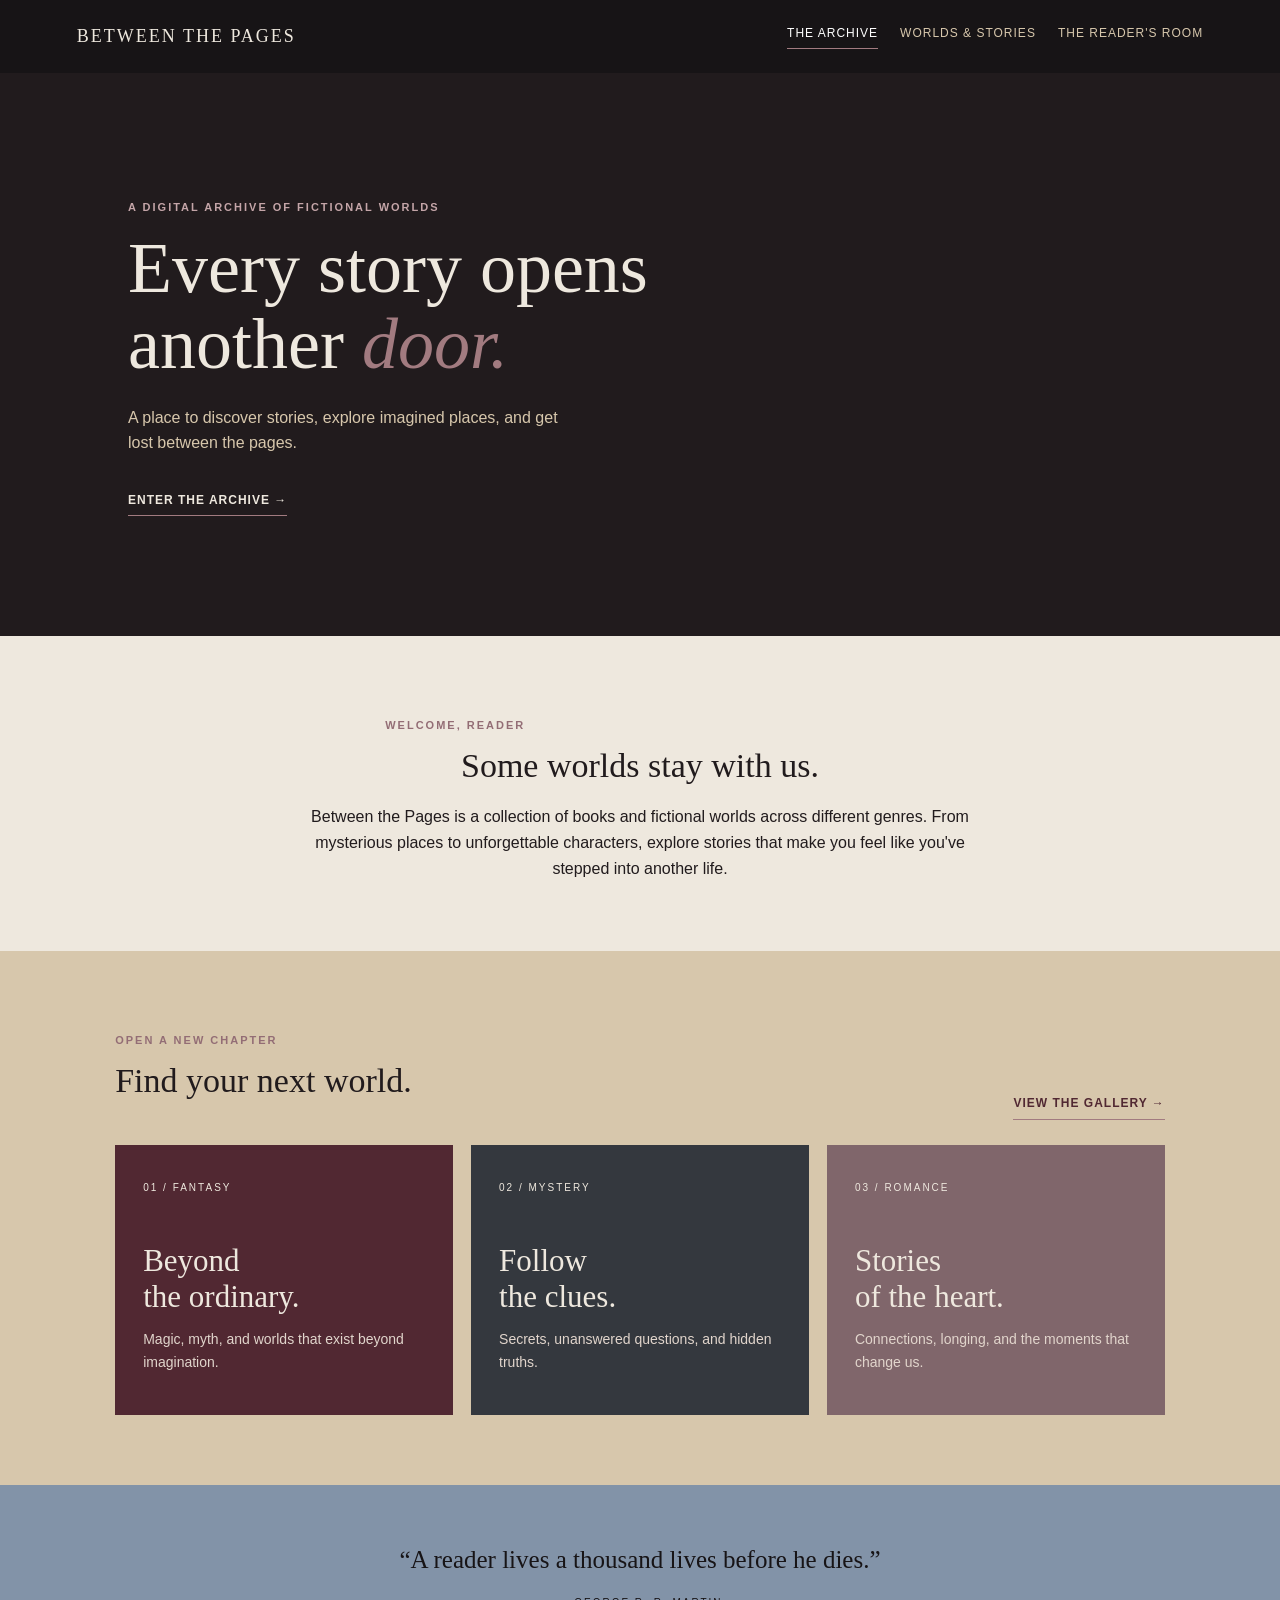
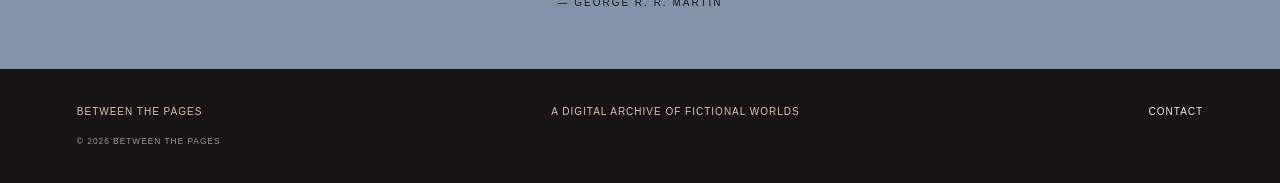
<file: index.html>
<!DOCTYPE html>
<html lang="en">
<head>
    <meta charset="UTF-8">
    <meta name="viewport" content="width=device-width, initial-scale=1.0">
    <title>Between the Pages | The Archive</title>
    <link rel="stylesheet" href="css/style.css">
    <script src="js/script.js" defer></script>
</head>
<body>
    <header class="site-header">
        <a class="logo" href="index.html">BETWEEN THE PAGES</a>
        <nav>
            <a class="active" href="index.html">The Archive</a>
            <a href="worlds-stories.html">Worlds &amp; Stories</a>
            <a href="readers-room.html">The Reader's Room</a>
        </nav>
    </header>

    <main>
        <section class="hero">
            <p class="eyebrow">A DIGITAL ARCHIVE OF FICTIONAL WORLDS</p>
            <h1>Every story opens<br>another <em>door.</em></h1>
            <p class="hero-copy">A place to discover stories, explore imagined places, and get lost between the pages.</p>
            <a class="text-link" href="worlds-stories.html">ENTER THE ARCHIVE <span>→</span></a>
        </section>

        <section class="intro section-wrap">
            <p class="eyebrow">WELCOME, READER</p>
            <h2>Some worlds stay with us.</h2>
            <p>Between the Pages is a collection of books and fictional worlds across different genres. From mysterious places to unforgettable characters, explore stories that make you feel like you've stepped into another life.</p>
        </section>

        <section class="genre-section section-wrap">
            <div class="section-heading">
                <div>
                    <p class="eyebrow">OPEN A NEW CHAPTER</p>
                    <h2>Find your next world.</h2>
                </div>
                <a class="text-link" href="worlds-stories.html">VIEW THE GALLERY →</a>
            </div>
            <div class="genre-grid">
                <article class="genre-card fantasy">
                    <span>01 / FANTASY</span>
                    <h3>Beyond<br>the ordinary.</h3>
                    <p>Magic, myth, and worlds that exist beyond imagination.</p>
                </article>
                <article class="genre-card mystery">
                    <span>02 / MYSTERY</span>
                    <h3>Follow<br>the clues.</h3>
                    <p>Secrets, unanswered questions, and hidden truths.</p>
                </article>
                <article class="genre-card romance">
                    <span>03 / ROMANCE</span>
                    <h3>Stories<br>of the heart.</h3>
                    <p>Connections, longing, and the moments that change us.</p>
                </article>
            </div>
        </section>

        <section class="quote-band">
            <p>“A reader lives a thousand lives before he dies.”</p>
            <span>— GEORGE R. R. MARTIN</span>
        </section>
    </main>

    <footer class="site-footer">
        <p>BETWEEN THE PAGES</p>
        <p>A DIGITAL ARCHIVE OF FICTIONAL WORLDS</p>
        <a href="mailto:YOUR-EMAIL@example.com">CONTACT</a>
        <small>© 2026 BETWEEN THE PAGES</small>
    </footer>
</body>
</html>
</file>
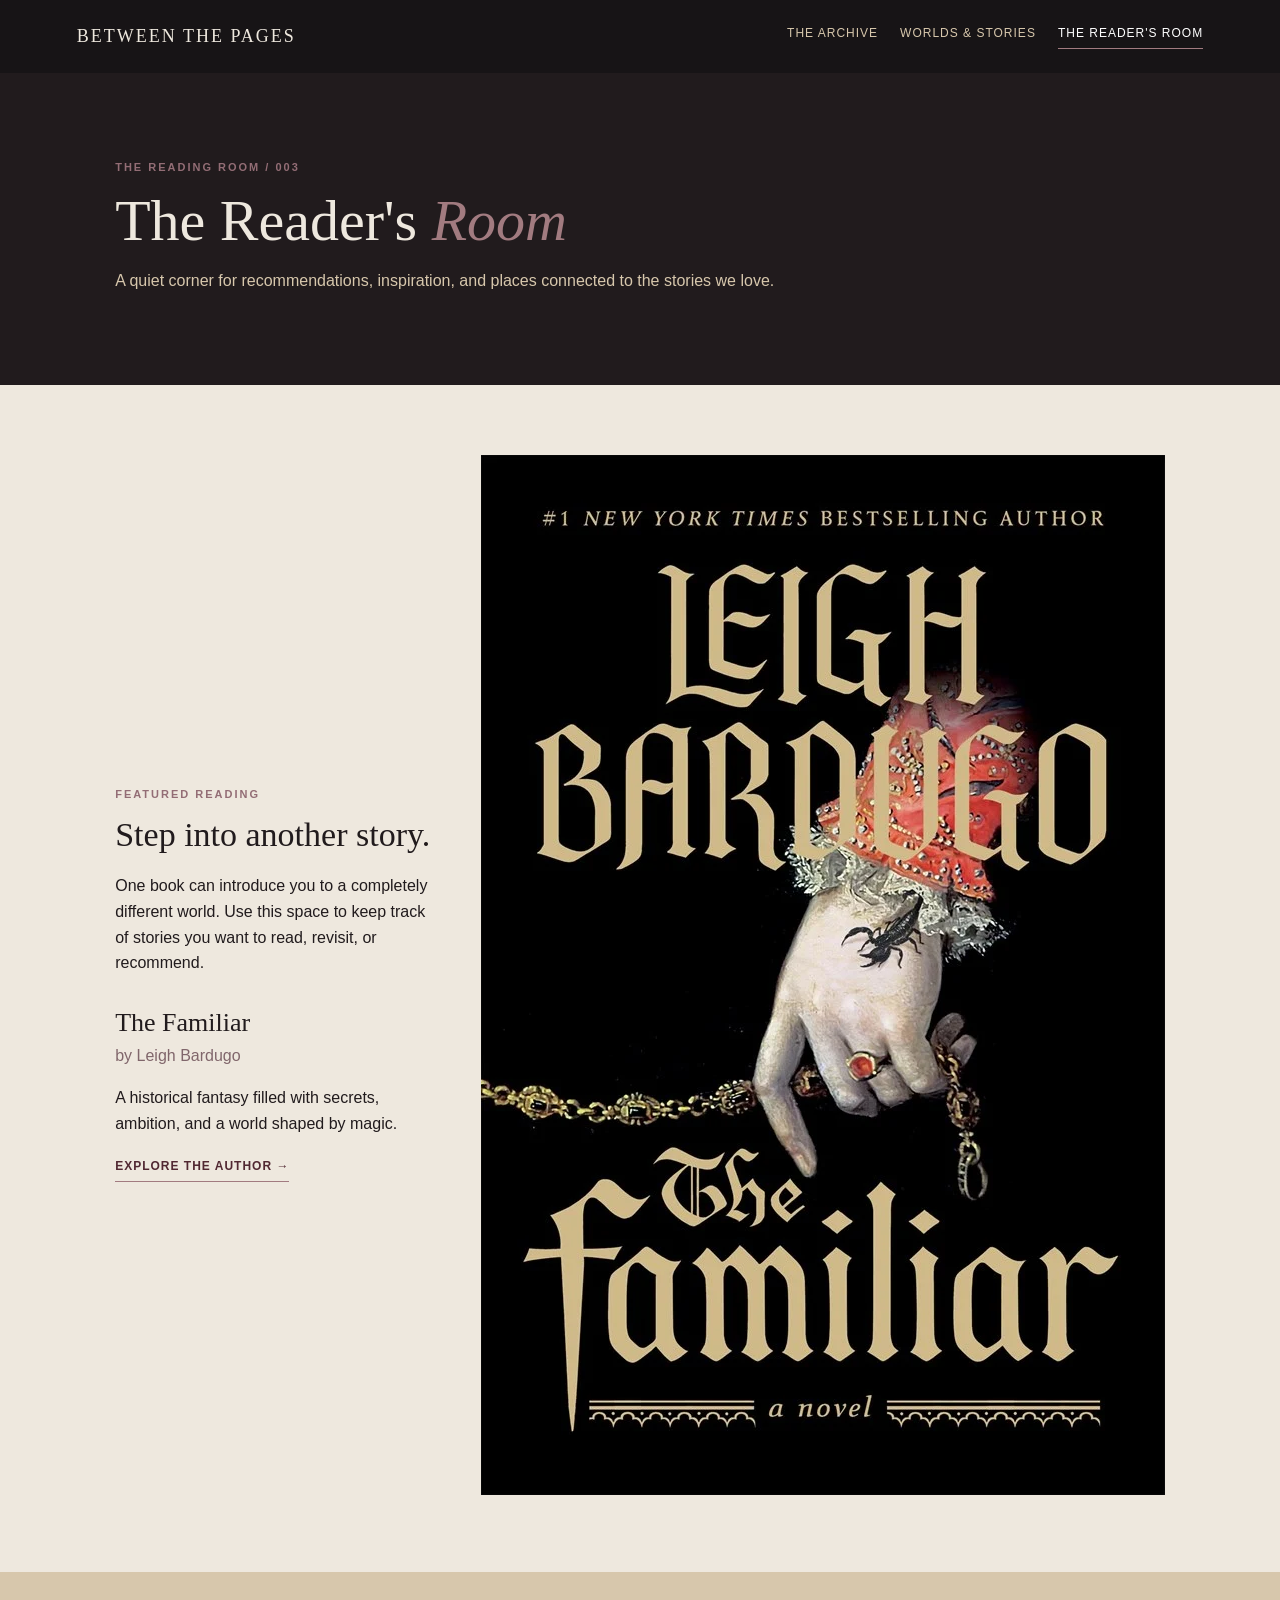
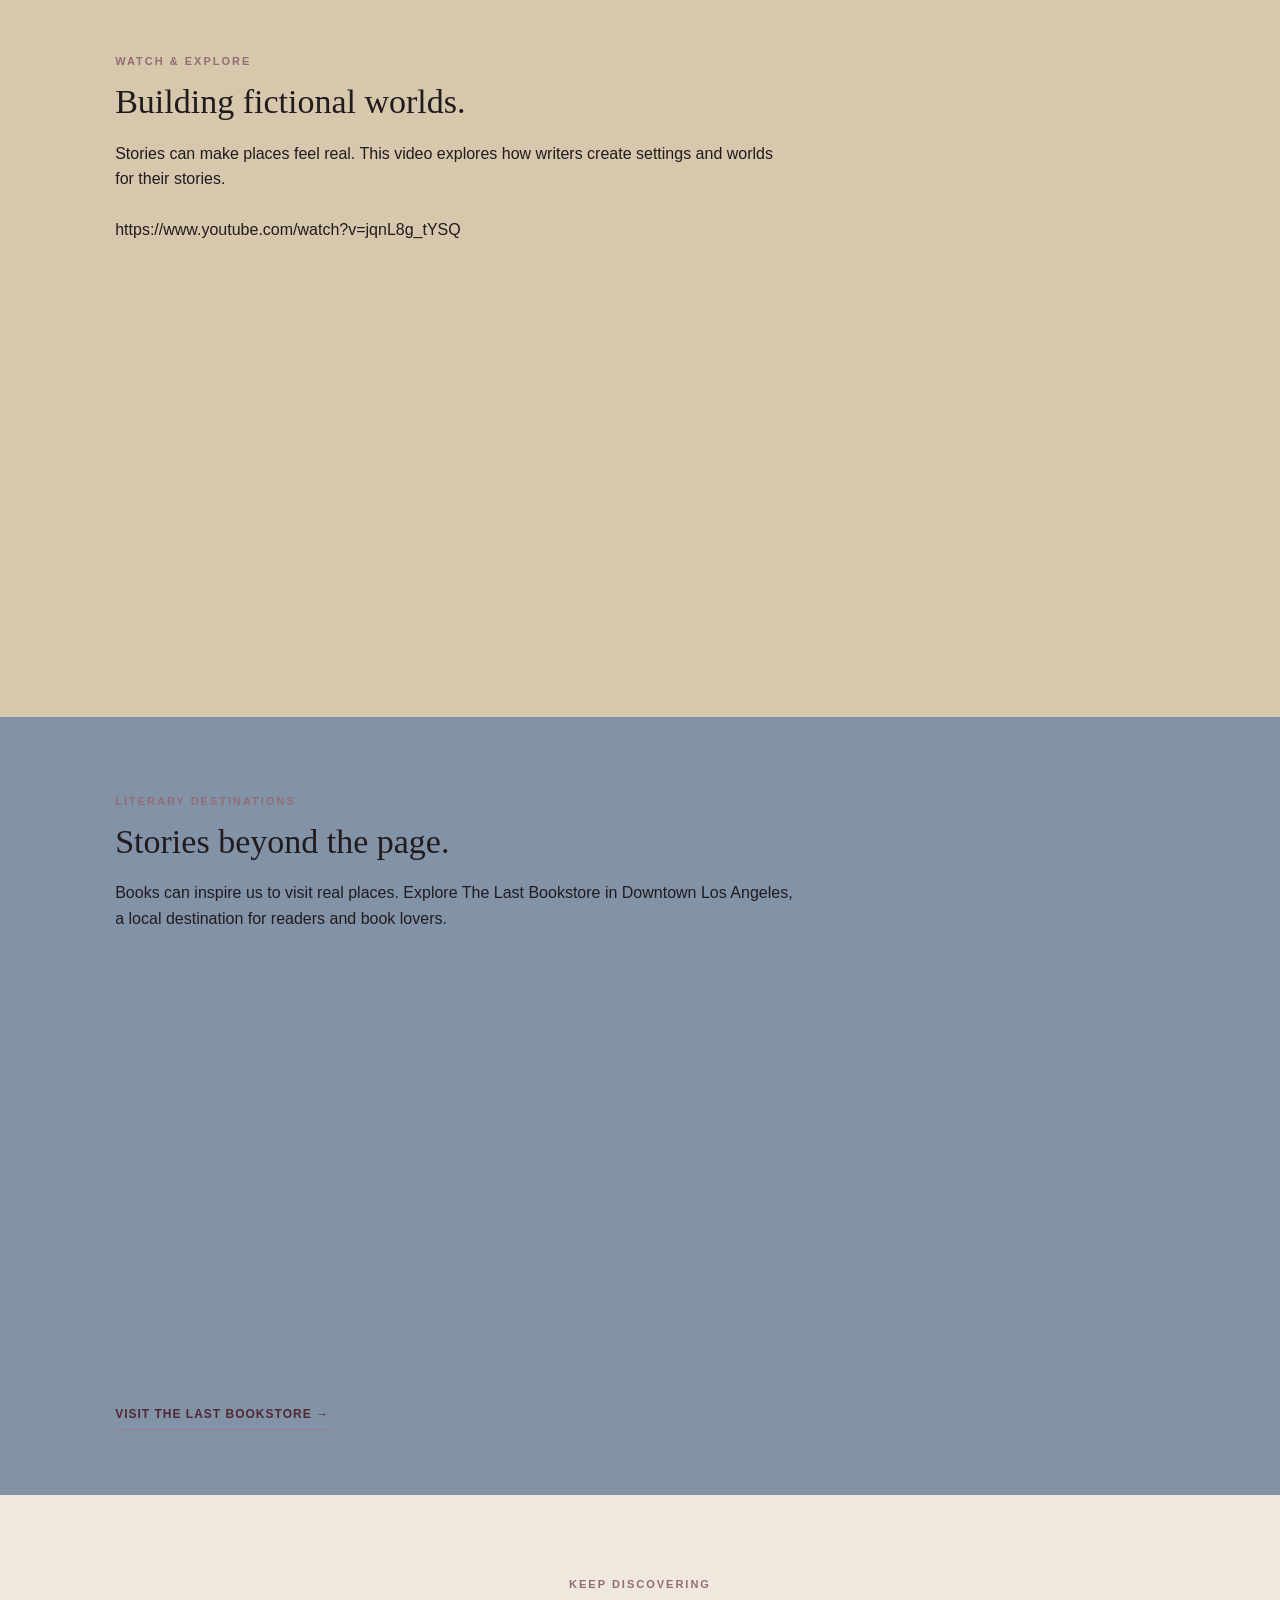
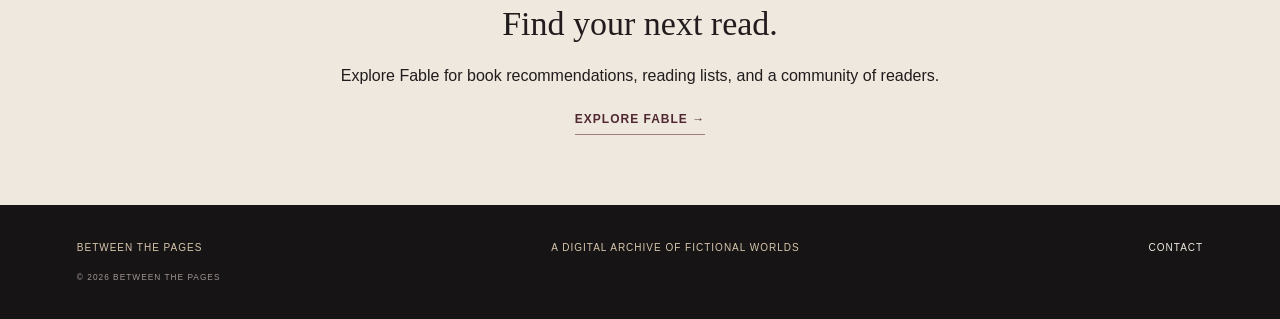
<file: readers-room.html>
<!DOCTYPE html>
<html lang="en">
<head>
    <meta charset="UTF-8">
    <meta name="viewport" content="width=device-width, initial-scale=1.0">
    <title>The Reader's Room | Between the Pages</title>
    <link rel="stylesheet" href="css/style.css">
</head>
<body>
    <header class="site-header">
        <a class="logo" href="index.html">BETWEEN THE PAGES</a>
        <nav>
            <a href="index.html">The Archive</a>
            <a href="worlds-stories.html">Worlds &amp; Stories</a>
            <a class="active" href="readers-room.html">The Reader's Room</a>
        </nav>
    </header>

    <main>
        <section class="page-intro">
            <p class="eyebrow">THE READING ROOM / 003</p>
            <h1>The Reader's <em>Room</em></h1>
            <p>A quiet corner for recommendations, inspiration, and places connected to the stories we love.</p>
        </section>

        <section class="recommendation section-wrap">
            <div class="recommendation-text">
                <p class="eyebrow">FEATURED READING</p>
                <h2>Step into another story.</h2>
                <p>One book can introduce you to a completely different world. Use this space to keep track of stories you want to read, revisit, or recommend.</p>
                <p class="book-title">The Familiar</p>
                <p class="book-author">by Leigh Bardugo</p>
                <p>A historical fantasy filled with secrets, ambition, and a world shaped by magic.</p>
                <a class="text-link" href="https://www.leighbardugo.com/" target="_blank" rel="noopener">EXPLORE THE AUTHOR →</a>
            </div>
            <div class="book-image">
                <small></small><img src="image7.jpg" alt="Book cover for 'The Familiar'"></small>
            </div>
        </section>

        <section class="media-section section-wrap">
            <p class="eyebrow">WATCH &amp; EXPLORE</p>
            <h2>Building fictional worlds.</h2>
            <p>Stories can make places feel real. This video explores how writers create settings and worlds for their stories.</p>
            <div class="video-frame">
                https://www.youtube.com/watch?v=jqnL8g_tYSQ
            </div>
        </section>

        <section class="map-section">
            <div class="section-wrap">
                <p class="eyebrow">LITERARY DESTINATIONS</p>
                <h2>Stories beyond the page.</h2>
                <p>Books can inspire us to visit real places. Explore The Last Bookstore in Downtown Los Angeles, a local destination for readers and book lovers.</p>
                <div class="map-frame">
                    <iframe src="https://www.google.com/maps?q=The+Last+Bookstore+Los+Angeles&output=embed" title="Map showing The Last Bookstore in Los Angeles" loading="lazy"></iframe>
                </div>
                <a class="text-link" href="https://www.lastbookstorela.com/" target="_blank" rel="noopener">VISIT THE LAST BOOKSTORE →</a>
            </div>
        </section>

        <section class="resources section-wrap">
            <p class="eyebrow">KEEP DISCOVERING</p>
            <h2>Find your next read.</h2>
            <p>Explore Fable for book recommendations, reading lists, and a community of readers.</p>
            <a class="text-link" href="https://fable.co/" target="_blank" rel="noopener">EXPLORE FABLE →</a>
        </section>
    </main>

    <footer class="site-footer">
        <p>BETWEEN THE PAGES</p><p>A DIGITAL ARCHIVE OF FICTIONAL WORLDS</p>
        <a href="mailto:YOUR-EMAIL@example.com">CONTACT</a><small>© 2026 BETWEEN THE PAGES</small>
    </footer>
</body>
</html>
</file>
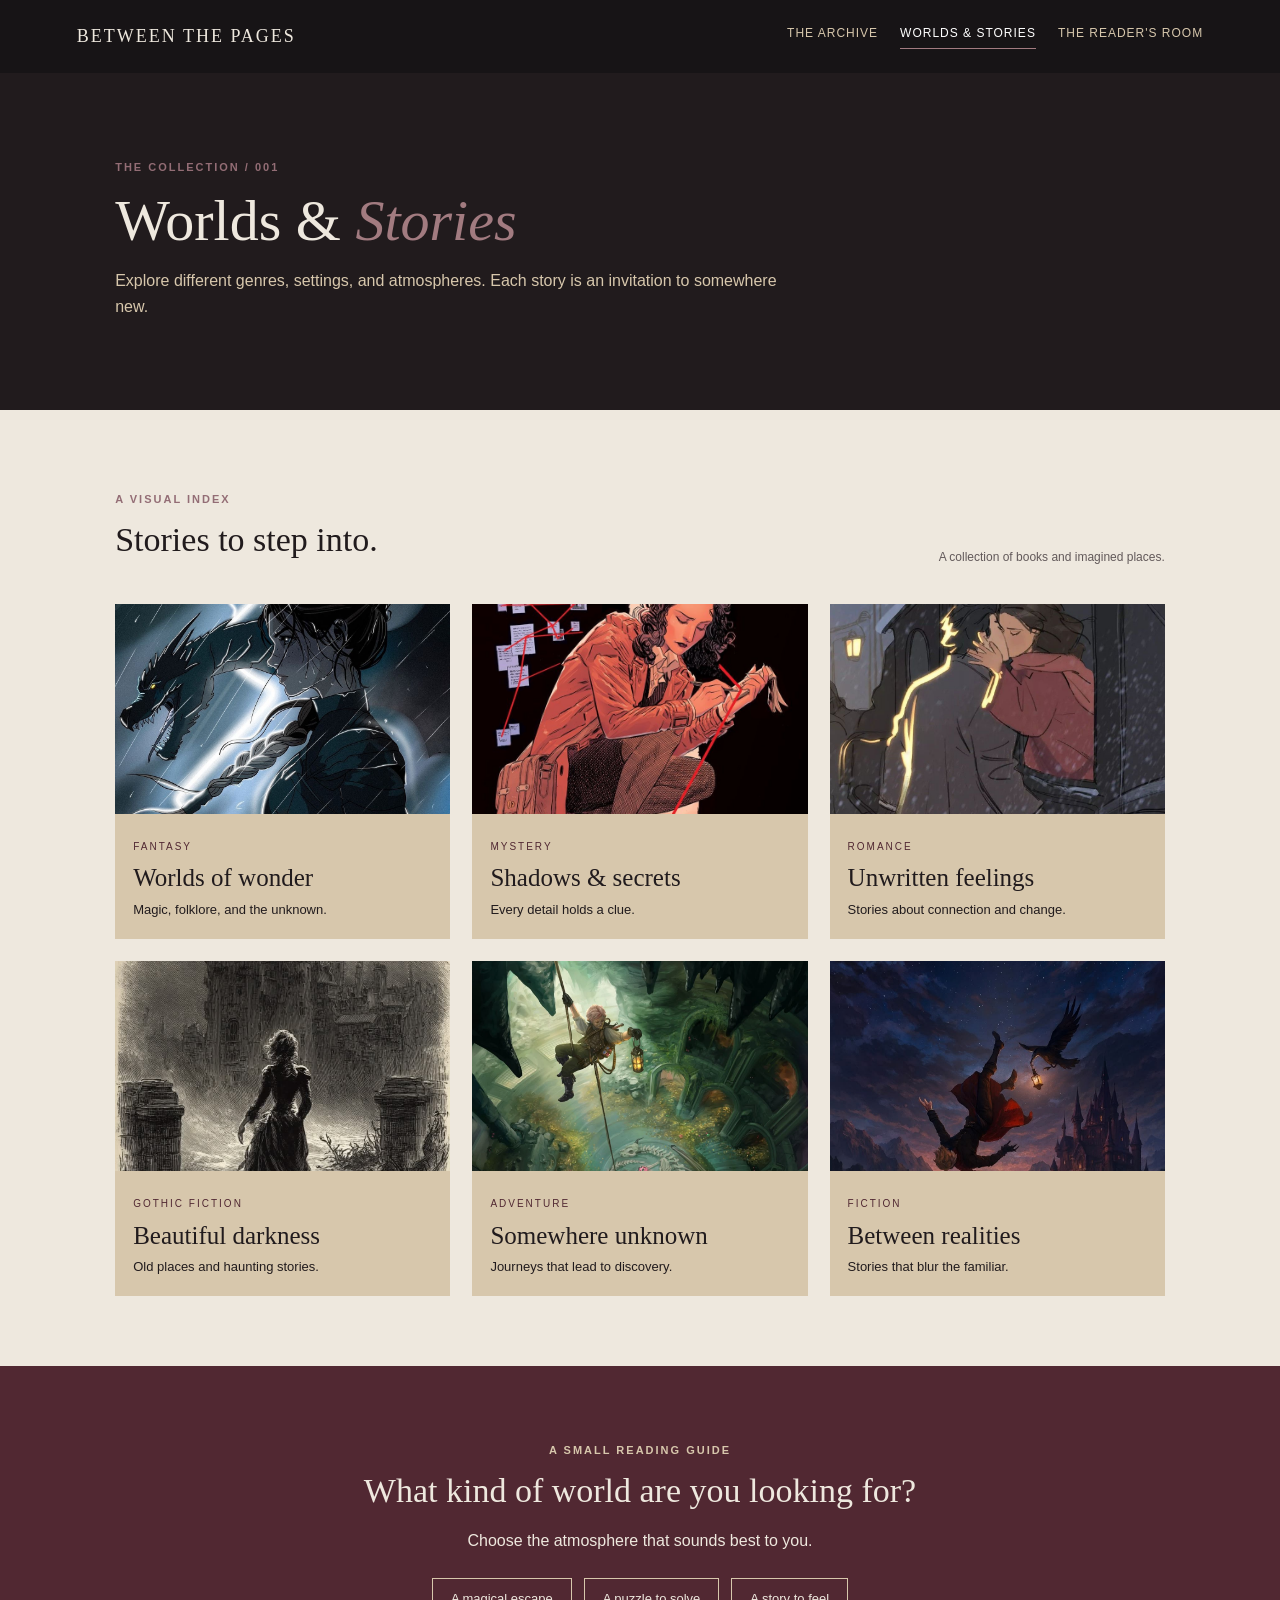
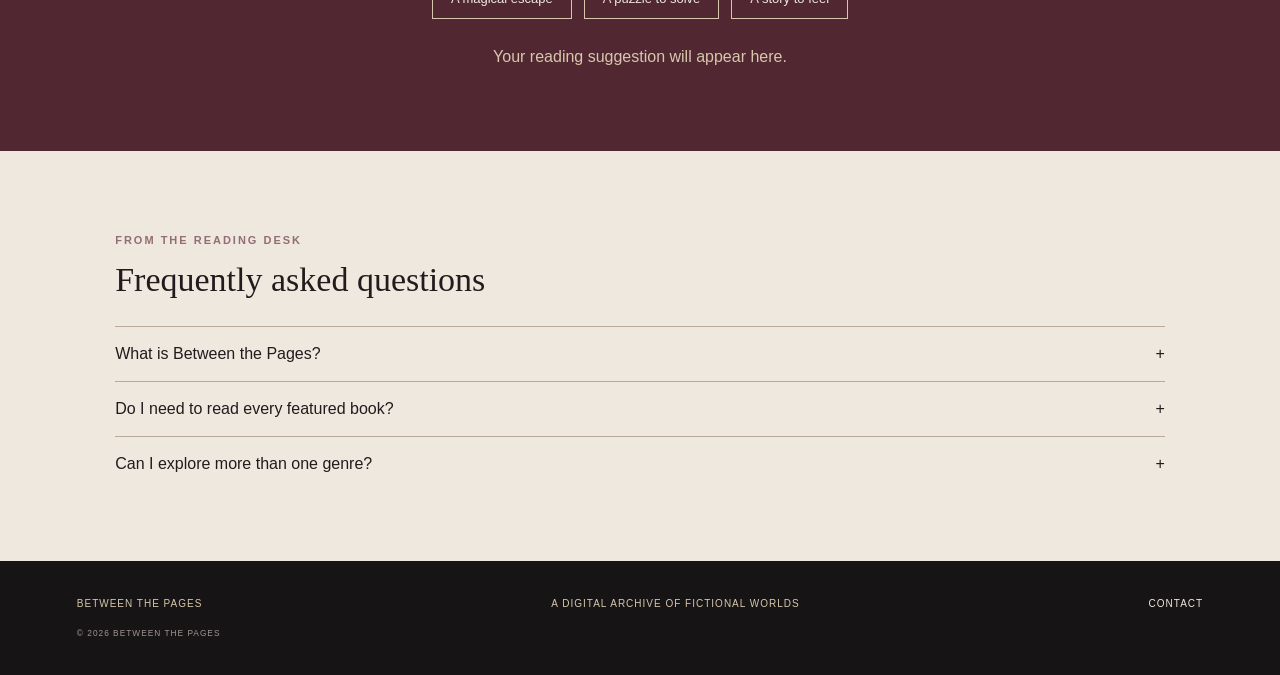
<file: worlds-stories.html>
<!DOCTYPE html>
<html lang="en">
<head>
    <meta charset="UTF-8">
    <meta name="viewport" content="width=device-width, initial-scale=1.0">
    <title>Worlds & Stories | Between the Pages</title>
    <link rel="stylesheet" href="css/style.css">
    <script src="js/script.js" defer></script>
</head>
<body>
    <header class="site-header">
        <a class="logo" href="index.html">BETWEEN THE PAGES</a>
        <nav>
            <a href="index.html">The Archive</a>
            <a class="active" href="worlds-stories.html">Worlds &amp; Stories</a>
            <a href="readers-room.html">The Reader's Room</a>
        </nav>
    </header>

    <main>
        <section class="page-intro">
            <p class="eyebrow">THE COLLECTION / 001</p>
            <h1>Worlds &amp; <em>Stories</em></h1>
            <p>Explore different genres, settings, and atmospheres. Each story is an invitation to somewhere new.</p>
        </section>

        <section class="gallery-section section-wrap">
            <div class="section-heading">
                <div>
                    <p class="eyebrow">A VISUAL INDEX</p>
                    <h2>Stories to step into.</h2>
                </div>
                <p class="small-note">A collection of books and imagined places.</p>
            </div>

            <div class="gallery-grid">
                <article class="gallery-card">
                    <img src="image1.jpg" alt="Replace with an atmospheric image inspired by a fantasy world">
                    <div><span>FANTASY</span><h3>Worlds of wonder</h3><p>Magic, folklore, and the unknown.</p></div>
                </article>
                <article class="gallery-card">
                    <img src="image2.jpg" alt="Replace with an image inspired by a mysterious setting">
                    <div><span>MYSTERY</span><h3>Shadows &amp; secrets</h3><p>Every detail holds a clue.</p></div>
                </article>
                <article class="gallery-card">
                    <img src="image3.jpg" alt="Replace with an image inspired by a romantic story">
                    <div><span>ROMANCE</span><h3>Unwritten feelings</h3><p>Stories about connection and change.</p></div>
                </article>
                <article class="gallery-card">
                    <img src="image4.jpg" alt="Replace with an image inspired by a gothic story">
                    <div><span>GOTHIC FICTION</span><h3>Beautiful darkness</h3><p>Old places and haunting stories.</p></div>
                </article>
                <article class="gallery-card">
                    <img src="image5.jpg" alt="Replace with an image inspired by an adventure story">
                    <div><span>ADVENTURE</span><h3>Somewhere unknown</h3><p>Journeys that lead to discovery.</p></div>
                </article>
                <article class="gallery-card">
                    <img src="image6.jpg" alt="Replace with an image inspired by a dreamlike fictional world">
                    <div><span>FICTION</span><h3>Between realities</h3><p>Stories that blur the familiar.</p></div>
                </article>
            </div>
        </section>

        <section class="quiz-section">
            <div class="quiz-inner">
                <p class="eyebrow">A SMALL READING GUIDE</p>
                <h2>What kind of world are you looking for?</h2>
                <p>Choose the atmosphere that sounds best to you.</p>
                <div class="quiz-options">
                    <button class="choice" data-result="fantasy">A magical escape</button>
                    <button class="choice" data-result="mystery">A puzzle to solve</button>
                    <button class="choice" data-result="romance">A story to feel</button>
                </div>
                <p id="quiz-result" class="quiz-result">Your reading suggestion will appear here.</p>
            </div>
        </section>

        <section class="faq section-wrap">
            <p class="eyebrow">FROM THE READING DESK</p>
            <h2>Frequently asked questions</h2>
            <div class="faq-item">
                <button class="faq-question">What is Between the Pages? <span>+</span></button>
                <p class="faq-answer">It is a digital archive for discovering books, genres, and the fictional worlds that make stories memorable.</p>
            </div>
            <div class="faq-item">
                <button class="faq-question">Do I need to read every featured book? <span>+</span></button>
                <p class="faq-answer">Not at all. The collection is here to help you explore and find stories that interest you.</p>
            </div>
            <div class="faq-item">
                <button class="faq-question">Can I explore more than one genre? <span>+</span></button>
                <p class="faq-answer">Of course. The archive includes different genres, and readers are welcome to explore them all.</p>
            </div>
        </section>
    </main>

    <footer class="site-footer">
        <p>BETWEEN THE PAGES</p><p>A DIGITAL ARCHIVE OF FICTIONAL WORLDS</p>
        <a href="mailto:YOUR-EMAIL@example.com">CONTACT</a><small>© 2026 BETWEEN THE PAGES</small>
    </footer>
</body>
</html>
</file>
<file: css/style.css>
/* BETWEEN THE PAGES - beginner-friendly stylesheet */

* {
    box-sizing: border-box;
}

body {
    margin: 0;
    background-color: #eee8de;
    color: #211b1d;
    font-family: Arial, sans-serif;
    line-height: 1.6;
}

h1, h2, h3, .logo, .book-title {
    font-family: Georgia, serif;
    font-weight: normal;
}

h1 {
    font-size: 58px;
    line-height: 1.05;
    margin: 15px 0;
}

h1 em {
    color: #a27b80;
    font-weight: normal;
}

h2 {
    font-size: 34px;
    line-height: 1.2;
    margin: 8px 0 18px;
}

h3 {
    font-size: 25px;
    line-height: 1.15;
}

p {
    max-width: 680px;
}

.site-header {
    background: #171416;
    color: #eee8de;
    padding: 22px 6%;
    display: flex;
    justify-content: space-between;
    align-items: center;
    gap: 20px;
}

.logo {
    color: #eee8de;
    text-decoration: none;
    letter-spacing: 2px;
    font-size: 18px;
}

nav {
    display: flex;
    gap: 22px;
    flex-wrap: wrap;
}

nav a {
    color: #d7c7ac;
    text-decoration: none;
    font-size: 12px;
    text-transform: uppercase;
    letter-spacing: 1px;
}

nav a:hover, nav a.active {
    color: white;
    border-bottom: 1px solid #a27b80;
    padding-bottom: 5px;
}

.hero {
    background: #211b1d;
    color: #eee8de;
    padding: 115px 10% 120px;
    min-height: 470px;
}

.eyebrow {
    color: #936d75;
    font-size: 11px;
    letter-spacing: 2px;
    font-weight: bold;
    text-transform: uppercase;
}

.hero .eyebrow {
    color: #c4a5a8;
}

.hero h1 {
    font-size: 72px;
}

.hero-copy {
    color: #d7c7ac;
    max-width: 450px;
    margin: 22px 0 30px;
}

.text-link {
    display: inline-block;
    color: #512832;
    font-size: 12px;
    letter-spacing: 1px;
    font-weight: bold;
    text-decoration: none;
    border-bottom: 1px solid #a27b80;
    padding-bottom: 5px;
}

.hero .text-link {
    color: #eee8de;
}

.text-link:hover {
    color: #936d75;
}

.section-wrap {
    padding: 70px 9%;
}

.intro {
    text-align: center;
}

.intro p:not(.eyebrow) {
    margin: 0 auto;
}

.genre-section {
    background: #d7c7ac;
}

.section-heading {
    display: flex;
    justify-content: space-between;
    align-items: end;
    gap: 25px;
    margin-bottom: 25px;
}

.genre-grid {
    display: grid;
    grid-template-columns: repeat(3, 1fr);
    gap: 18px;
}

.genre-card {
    min-height: 260px;
    padding: 28px;
    color: #eee8de;
    background: #512832;
}

.genre-card span, .gallery-card span {
    font-size: 10px;
    letter-spacing: 2px;
}

.genre-card h3 {
    font-size: 31px;
    margin: 45px 0 12px;
}

.genre-card p {
    color: #e1d5cc;
    font-size: 14px;
}

.genre-card.mystery {
    background: #34383e;
}

.genre-card.romance {
    background: #80666b;
}

.quote-band {
    background: #8293a8;
    text-align: center;
    padding: 55px 20px;
    color: #171416;
}

.quote-band p {
    font-family: Georgia, serif;
    font-size: 25px;
    margin: 0 auto 8px;
}

.quote-band span {
    font-size: 10px;
    letter-spacing: 2px;
}

.site-footer {
    background: #171416;
    color: #d7c7ac;
    padding: 35px 6%;
    display: flex;
    justify-content: space-between;
    align-items: center;
    flex-wrap: wrap;
    gap: 15px;
    font-size: 10px;
    letter-spacing: 1px;
}

.site-footer p {
    margin: 0;
}

.site-footer a {
    color: #eee8de;
    text-decoration: none;
}

.site-footer small {
    width: 100%;
    color: #9f9692;
}

.page-intro {
    background: #211b1d;
    color: #eee8de;
    padding: 75px 9%;
}

.page-intro h1 {
    font-size: 58px;
}

.page-intro p:not(.eyebrow) {
    color: #d7c7ac;
}

.gallery-section {
    background: #eee8de;
}

.small-note, .image-reminder {
    color: #62595a;
    font-size: 12px;
}

.gallery-grid {
    display: grid;
    grid-template-columns: repeat(3, 1fr);
    gap: 22px;
}

.gallery-card {
    background: #d7c7ac;
}

.gallery-card img {
    display: block;
    width: 100%;
    height: 210px;
    object-fit: cover;
    background: #b9a99b;
}

.gallery-card div {
    padding: 18px;
}

.gallery-card span {
    color: #512832;
}

.gallery-card h3 {
    margin: 7px 0;
}

.gallery-card p {
    margin: 0;
    font-size: 13px;
}

.image-reminder {
    margin-top: 25px;
}

.quiz-section {
    background: #512832;
    color: #eee8de;
    padding: 65px 9%;
    text-align: center;
}

.quiz-section .eyebrow {
    color: #d7c7ac;
}

.quiz-section h2 {
    max-width: 650px;
    margin: 10px auto;
}

.quiz-section p {
    margin-left: auto;
    margin-right: auto;
}

.quiz-options {
    display: flex;
    justify-content: center;
    flex-wrap: wrap;
    gap: 12px;
    margin: 25px 0;
}

.choice {
    background: transparent;
    border: 1px solid #d7c7ac;
    color: #eee8de;
    padding: 12px 18px;
    cursor: pointer;
    font-size: 13px;
}

.choice:hover {
    background: #eee8de;
    color: #512832;
}

.quiz-result {
    color: #d7c7ac;
    min-height: 25px;
}

.faq h2 {
    margin-bottom: 25px;
}

.faq-item {
    border-top: 1px solid #b9a99b;
}

.faq-question {
    width: 100%;
    background: none;
    border: none;
    text-align: left;
    padding: 18px 0;
    font-size: 16px;
    color: #211b1d;
    cursor: pointer;
    display: flex;
    justify-content: space-between;
}

.faq-answer {
    display: none;
    margin: 0 0 18px;
    color: #62595a;
    font-size: 14px;
}

.faq-item.open .faq-answer {
    display: block;
}

.recommendation {
    display: flex;
    align-items: center;
    justify-content: space-between;
    gap: 45px;
}

.recommendation-text {
    flex: 1;
}

.book-title {
    font-size: 26px;
    margin-bottom: 0;
}

.book-author {
    margin-top: 0;
    color: #80666b;
}

.book-art {
    width: 230px;
    height: 320px;
    background: #512832;
    color: #eee8de;
    display: flex;
    flex-direction: column;
    justify-content: center;
    align-items: center;
    text-align: center;
    box-shadow: 10px 10px 0 #d7c7ac;
    flex-shrink: 0;
}

.book-art span {
    font-family: Georgia, serif;
    font-size: 27px;
    line-height: 1.3;
}

.book-art small {
    margin-top: 55px;
    letter-spacing: 2px;
    font-size: 9px;
}

.media-section {
    background: #d7c7ac;
}

.video-frame, .map-frame {
    width: 100%;
    max-width: 850px;
    height: 430px;
    margin-top: 25px;
}

.video-frame iframe, .map-frame iframe {
    width: 100%;
    height: 100%;
    border: 0;
}

.map-section {
    background: #8293a8;
    padding: 65px 0;
}

.map-section .section-wrap {
    padding-top: 0;
    padding-bottom: 0;
}

.map-section .text-link {
    margin-top: 18px;
}

.resources {
    text-align: center;
}

.resources p {
    margin-left: auto;
    margin-right: auto;
}

@media (max-width: 750px) {
    .site-header {
        display: block;
    }

    nav {
        margin-top: 18px;
        gap: 14px;
    }

    h1, .hero h1 {
        font-size: 48px;
    }

    .section-heading {
        display: block;
    }

    .section-heading .text-link {
        margin-top: 10px;
    }

    .genre-grid, .gallery-grid {
        grid-template-columns: 1fr;
    }

    .recommendation {
        display: block;
    }

    .book-art {
        margin: 35px auto 0;
    }

    .video-frame, .map-frame {
        height: 280px;
    }

    .site-footer {
        display: block;
    }

    .site-footer p, .site-footer a {
        display: block;
        margin-bottom: 20px;
    }
}
</file>
